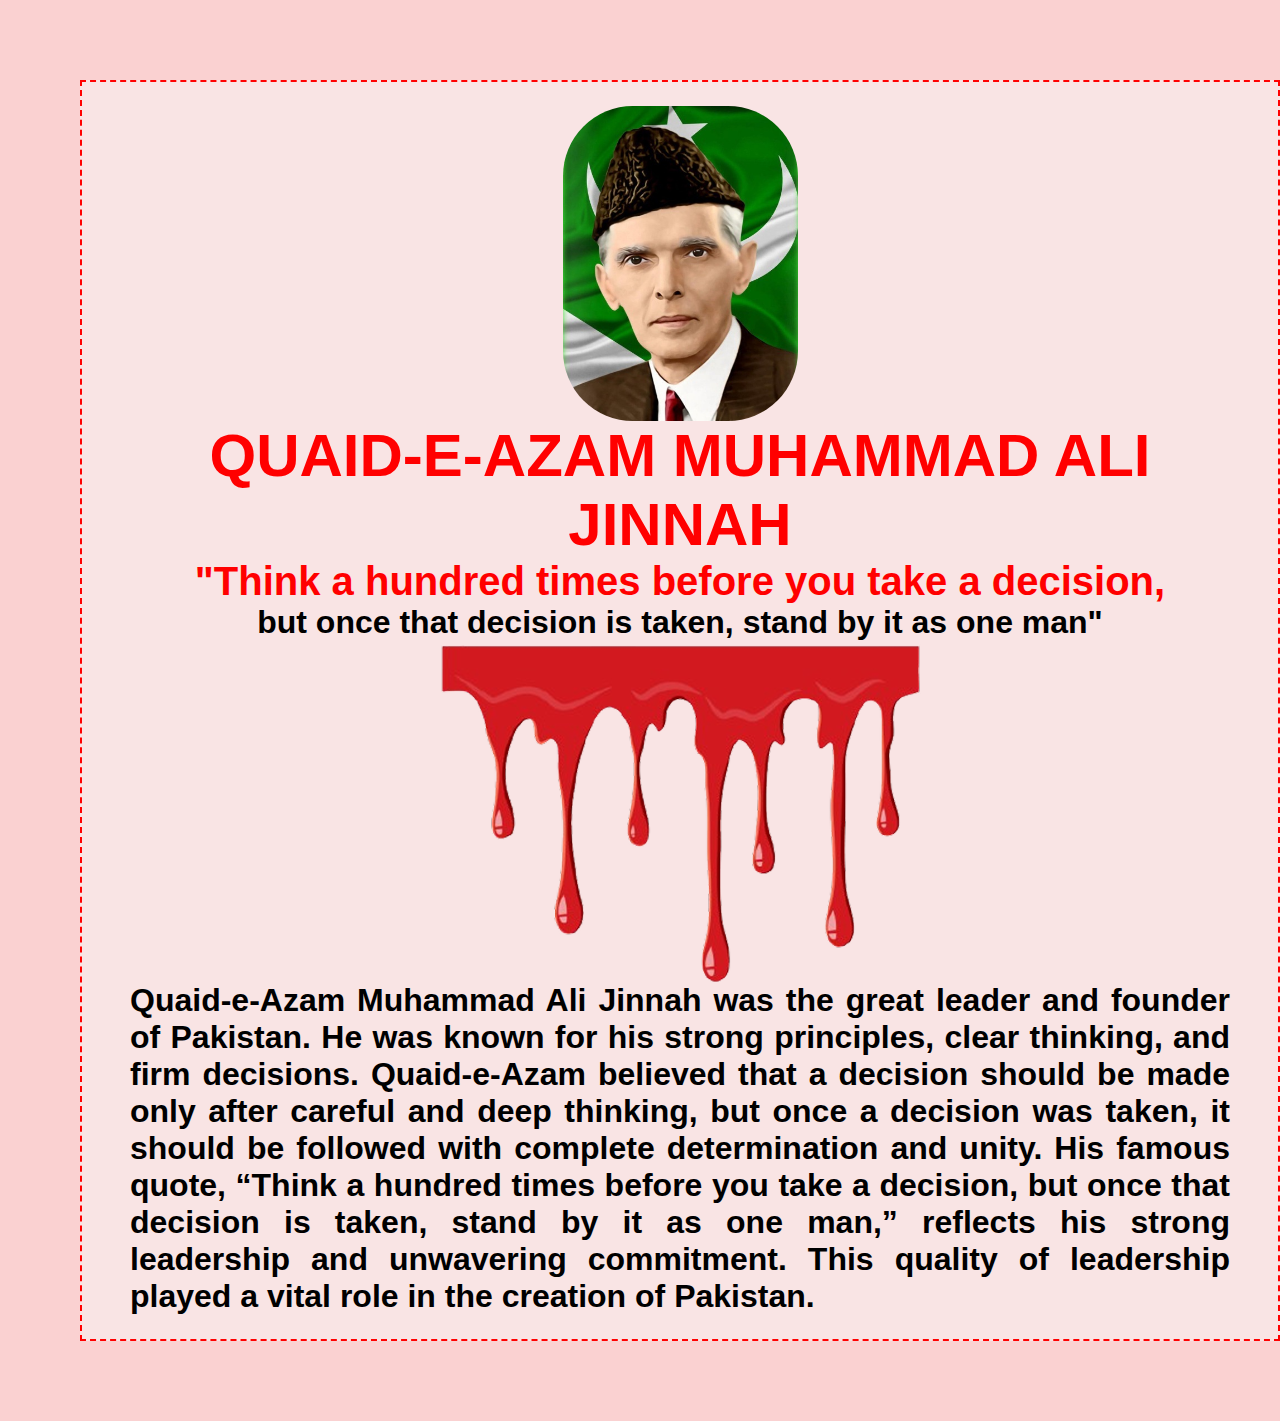
<file: project-1/index.html>
<!DOCTYPE html>
<html lang="en">

<head>
    <meta charset="UTF-8">
    <meta name="viewport" content="width=device-width, initial-scale=1.0">
    <title>Project 1t</title>
    <link rel="stylesheet" href="style.css">
</head>

<body>
    <section>
        <img src="./photos/quaid-azam pic.jpg" alt="quaid-azam pic" class="img1">
        <h1>QUAID-E-AZAM MUHAMMAD ALI JINNAH</h1>
        <h2>"Think a hundred times before you take a decision,</h2>
        <p> but once that decision is taken, stand by it as one man"</p>
        <img src="./photos/blood_art.png" alt="blood-art">
        <p>Quaid-e-Azam Muhammad Ali Jinnah was the great leader and founder of Pakistan. He was known for his strong
            principles, clear thinking, and firm decisions. Quaid-e-Azam believed that a decision should be made only
            after careful and deep thinking, but once a decision was taken, it should be followed with complete
            determination and unity. His famous quote, “Think a hundred times before you take a decision, but once that
            decision is taken, stand by it as one man,” reflects his strong leadership and unwavering commitment. This
            quality of leadership played a vital role in the creation of Pakistan.</p>
    </section>

</body>

</html>
</file>
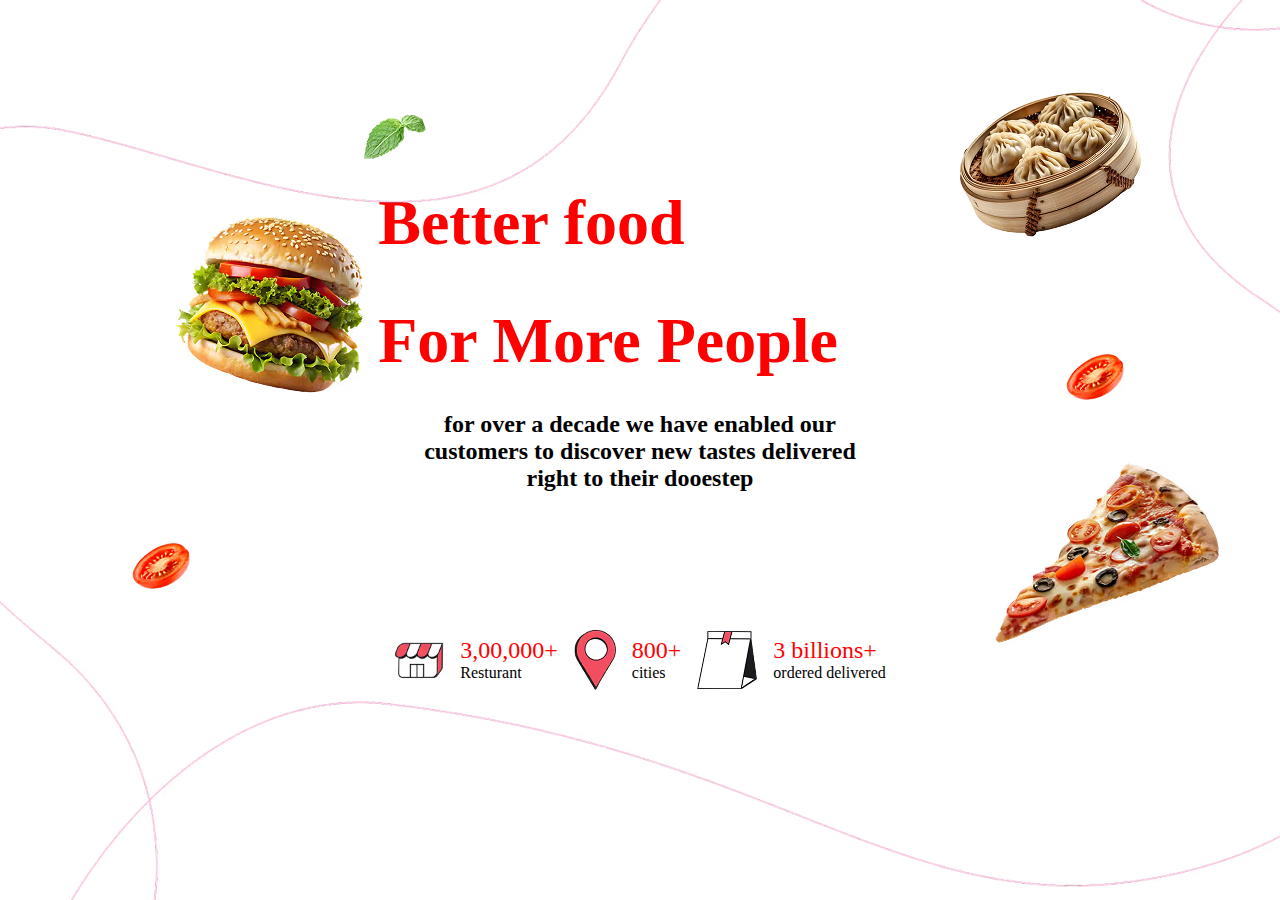
<file: project-2/index.html>
<!DOCTYPE html>
<html lang="en">
<head>
    <meta charset="UTF-8">
    <meta name="viewport" content="width=device-width, initial-scale=1.0">
    <title>Food banner</title>
    <link rel="stylesheet" href="style.css">
</head>
<body>
    <main>
        <div class="main-container">
            <img src="./photos/bg_image.png" alt="bg image">
        </div>
        <div class="container-images"> 
            <img src="./photos/burger.png" alt="burger-image" class="burger">
            <img src="./photos/leaf.png" alt="leaf-image" class="leaf">
            <img src="./photos/momo.png" alt="momo-image" class="mono">
            <img src="./photos/pizza.png" alt="pizza-image" class="pizza">
            <img src="./photos/tomato.png" alt="tomatao-image" class="tomato1">
            <img src="./photos/tomato.png" alt="tomatao-image" class="tomato2">
            <div class="center-content">
            <h1>Better food</h1>
            <br>
            <h1>For More People</h1>
            <p>for over a decade we have enabled our customers to discover new tastes delivered right to their dooestep</p> 
             <section class="text-content"></section>
             <section class="info-section">
                <div class="info-item">
                    <img src="./photos/house.png" alt="resturant-icon" class="info-icon">
                </div>
                <div class="info-text">
                    <span class="info-number">3,00,000+</span>
                    <span class="info-label">Resturant</span>
                </div>
                <div class="info-item">
                    <img src="./photos/location.png" alt="location-icon" class="location-icon">
                </div>
                <div class="info-text">
                    <span class="info-number">800+</span>
                    <span class="info-label">cities</span>
                </div>
                <div class="info-item">
                    <img src="./photos/banner.png" alt="banner-icon" class="banner-icon">
                </div>
                <div class="info-text">
                    <span class="info-number">3 billions+</span>
                    <span class="info-label">ordered delivered</span>
                </div>
             </section>

            </section>
        </div>
        </div>
    </main>
    
</body>
</html>
</file>
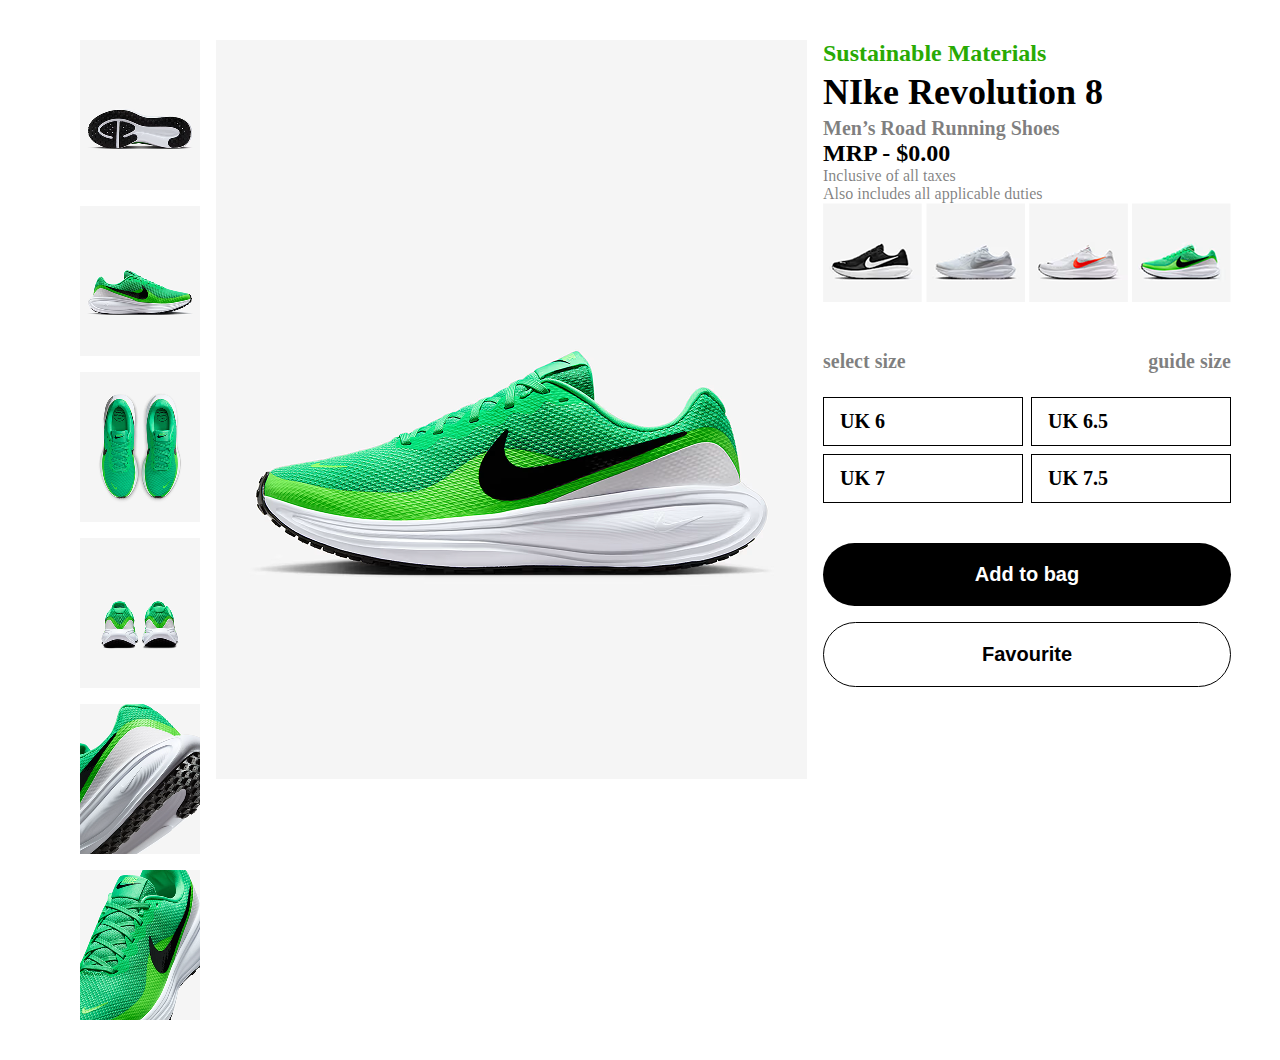
<file: project-3/index.html>
<!DOCTYPE html>
<html lang="en">
<head>
    <meta charset="UTF-8">
    <meta name="viewport" content="width=device-width, initial-scale=1.0">
    <title>project-3</title>
    <link rel="stylesheet" href="./styles.css">
</head>
<body>
    <main>
        <section class="images-section">
            <aside>
                <img src="./photos/side_image1.png" alt="image-1">
                <img src="./photos/side_image2.png" alt="image-2">
                <img src="./photos/side_image3.png" alt="image-3">
                <img src="./photos/side_image4.png" alt="image-4">
                <img src="./photos/side_image5.png" alt="image-5">
                <img src="./photos/side_image6.png" alt="image-6">
            </aside>
            <section class="image-container">
                <img src="./photos/center_image.png" alt="center-image">
            </section>
        </section>
        <section class="content">
            <div class="content-header">
                <p class="green-content">Sustainable Materials</p>
                <h1>NIke Revolution 8</h1>
                <h4>Men’s Road Running Shoes</h4>
            </div>
            <div class="price-content">
                <h2>MRP - $0.00</h2>
            </div>
            <div>
                <p>Inclusive of all taxes</p>
                <p>Also includes all applicable duties</p>
            </div>
            <section class="varient-content">
                <img src="./photos/variant1.png" alt="varient-1">
                <img src="./photos/variant2.png" alt="varient-2">
                <img src="./photos/variant3.png" alt="varient-3">
                <img src="./photos/variant4.png" alt="varient-4">
            </section>
            <section class="size-section">
                <div class="size-header">
                <h4>select size</h4>
                <h4>guide size</h4>
            </div>
            <section class="sizes">
                <div class="size">UK 6</div>
                <div class="size">UK 6.5</div>
                <div class="size">UK 7</div>
                <div class="size">UK 7.5</div>
            </section>
            </section>
            <section class="button-container">
                <button class="add-to-bag">Add to bag</button>
                <button class="add-to-bag">Favourite</button>
            </section>
        </section>
    </main>  
</body>
</html>
</file>
<file: project-1/style.css>
*{
    margin: 0;
    padding: 0;
    box-sizing: border-box;
    color: red;
}
body{
    font-family: sans-serif;
    background-color: #fad1d1;
    padding: 80px;
}
section{
    display: flex;
    flex-direction: column;
    align-items: center;
    background-color: #f9e4e4;
    width: 1200px;
    margin:0 auto;
    gap: 20;
    /* border */
    border: 2px dashed red;
    padding: 24px 48px;
}
.img1{
    width: 235px;
    height: 315px;
    border-radius: 70px;
}
h1{
    font-size: 60px;
    text-align: center;
    font-weight: 900;
}
h2{
    font-size: 40px;
    text-align: center;
    font-weight: 900;
}
p{
    font-size: 32px;
    text-align: justify;
    font-weight: 900;
    color: black;
}
</file>
<file: project-2/style.css>
*{
  margin: 0;
  padding: 0;
  box-sizing: border-box;
}
main{
  height: 100vh;
  width: 100%;
  position: relative;
}
.main-container{
  height: 100%;
      width: 100%;
      overflow: hidden;
      position: absolute;
  img{
    width: 100%;
    height: 100%;
    object-fit: cover;
  }
}
.container-images{
  width: 100%;
  height: 100%;
  display: flex;
  justify-content: center;
  align-items: center;
}
.burger{
  position: absolute;
  top: 20%;
  left: 12%;
}
.leaf{
  position: absolute;
  top: 12%;
  left: 28%;
}
.mono{
  position: absolute;
  top: 5%;
  left: 73%;
}
.pizza{
  position: absolute;
  top: 45%;
  left: 75%;
}
.tomato1{
  position: absolute;
  top: 60%;
  left: 10%;
}
.tomato2{
  position: absolute;
  top: 39%;
  left: 83%;
}
.text-content{
  position: absolute;
  top: 20%;
  left: 40%;
}
h1{
  font-size: 64px;
  line-height: 60px;
  margin-bottom: 40px;
  color: red;
}
p{
  font-size: 24px;
  max-width: 450px;
  font-weight: bold;
  text-align: center;
  margin: 0 auto;
}
info-section{
  display: flex;
  justify-content: center;
}
.info-section{
  display: flex;
  margin-top: 120px;
  background-color: rgba(255,255,255,0.95);
  box-shadow: rgba(0,0,0,0.1);
  justify-content: center;
  align-items: center;
  gap: 16px;
  padding: 15px;
  border-radius: 15px;
  border: 1px solid rgba(255,255,255,0.2);
}
.info-item{
  display: flex;
  justify-content: center;
  gap: 12px;
}
.info-text{
  display: flex;
  flex-direction: column;
  color: red;
}
.info-icon{
  width: 50px;
  height: 50px;
  object-fit: contain;
}
.info-number{
  font-size: 24px;
  font-family: bold;
}
.info-label{
  font-size: 16px;
  font-family: 500;
  color: black;
}
</file>
<file: project-3/styles.css>
*{
    margin: 0;
    padding: 0;
    box-sizing: border-box;
}
main{
    display: flex;
    padding: 40px;
    max-width: 1200px;
    margin: 0 auto;
    gap: 16px;
}
.images-section{
    display: flex;
    gap: 16px;
}
aside{
    display: flex;
    flex-direction: column;
    gap: 16px;
}
.content{
    display: flex;
    flex-direction: column;
}
.content-header{
    display: flex;
    flex-direction: column;
    gap: 4px;
}
.green-content{
    color: #29aa04;
    font-size: 24px;
    font-weight: 600;
}
h1{
    font-size: 36px;
    font-weight: 600;
}
h4{
    font-size: 20px;
    font-weight: 600;
    color: rgba(0, 0, 0, 0.5);
}
h2{
    font-size: 24px;
    font-family: 600;
}
p{
    font-size: 16px;
    color: rgba(0, 0, 0, 0.5);
}
.varient-content{
    display: flex;
    gap: 4px;
}
.size-header{
    display: flex;
    justify-content: space-between;
    h4{
        font-size: 20px;
        margin-bottom: 24px;
        margin-top: 48px;
    }
}
.sizes{
    display: grid;
    grid-template-columns: 1fr 1fr;
    gap: 8px;
    margin-bottom: 40px;
}
.size{
    border: 1px solid black;
    font-weight: 600;
    padding: 12px 16px;
    align-items: center;
    font-size: 20px;
    cursor: pointer;
}
.button-container{
    display: flex;
    flex-direction: column;
    gap: 16px;
}
button{
    padding: 20px;
    border: none;
    border-radius: 50px;
    font-size: 20px;
    font-weight: 600;
    cursor: pointer;
    &:hover{
        opacity: 0.6;
    }
    &:first-child{
        background: black;
        color: white;
    }
    &:last-child{
        background: white;
        color: black;
        border: 1px solid black;
    }
}
</file>
